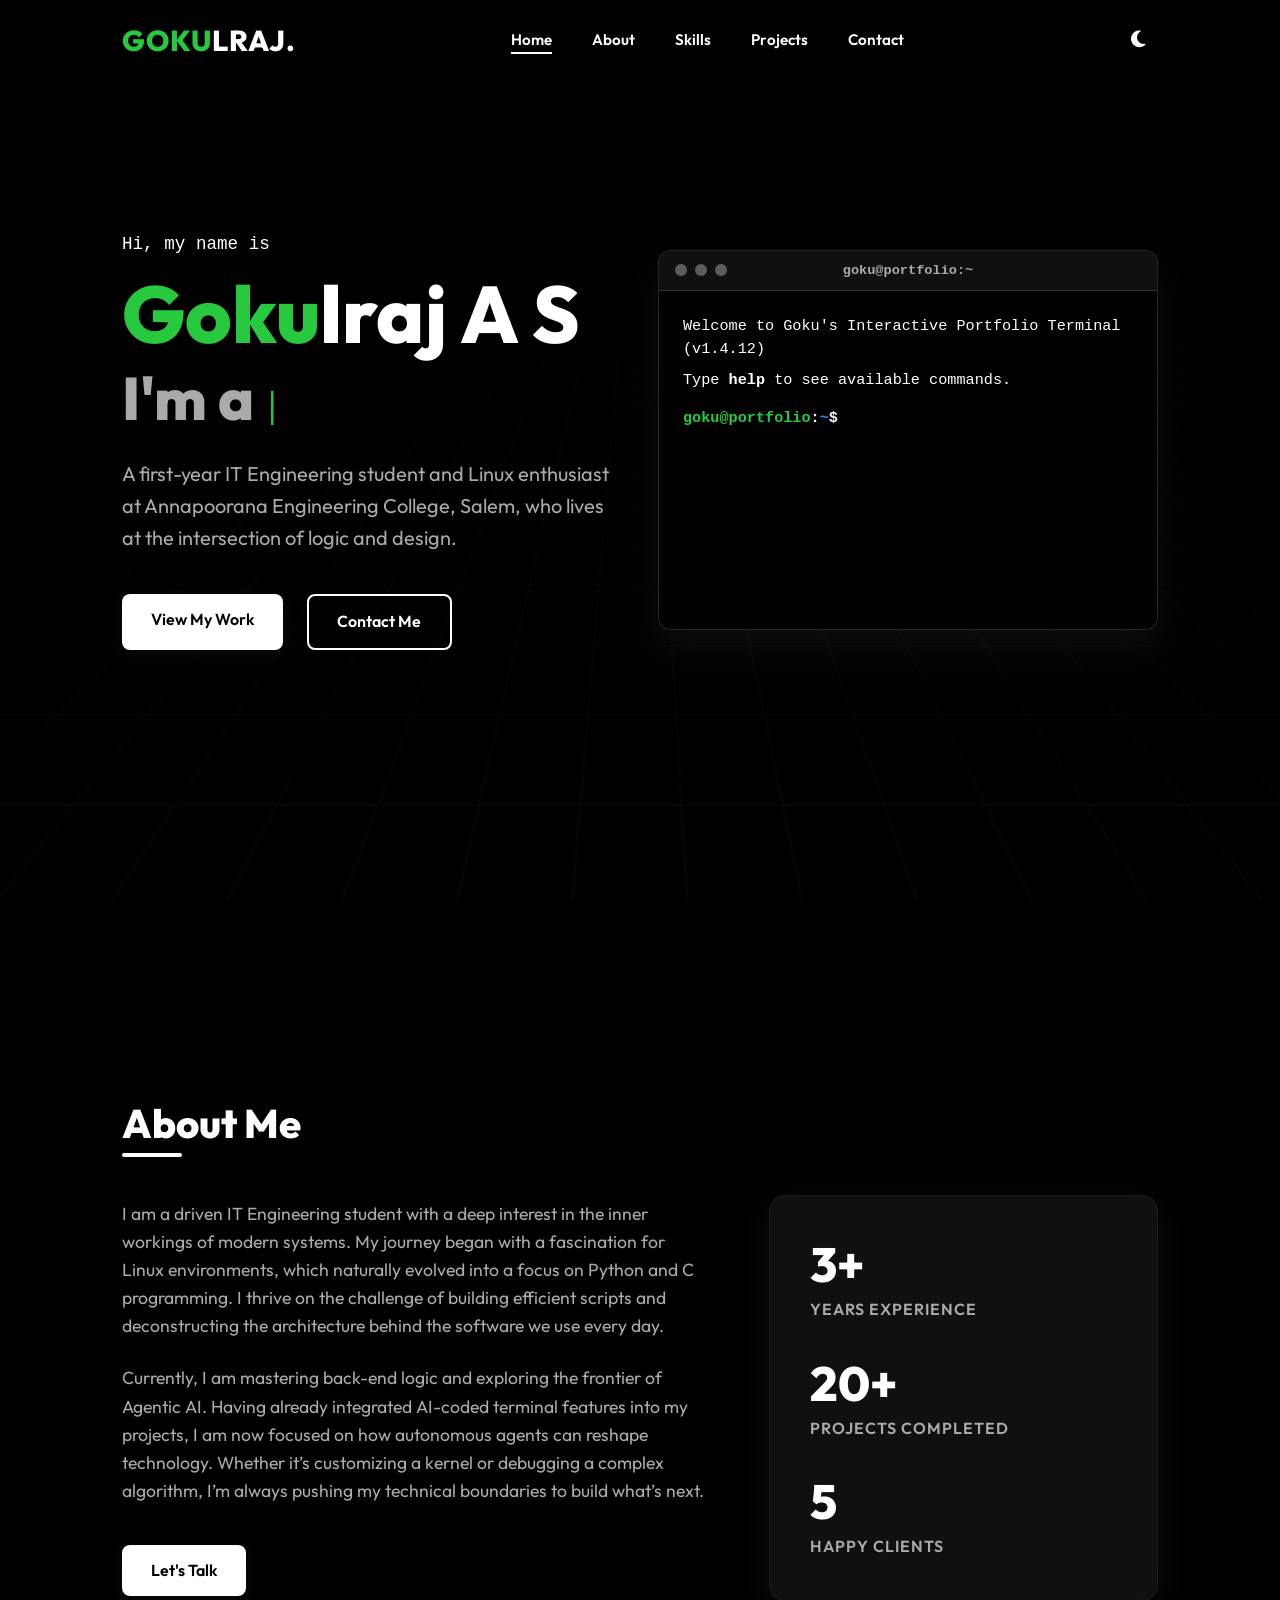
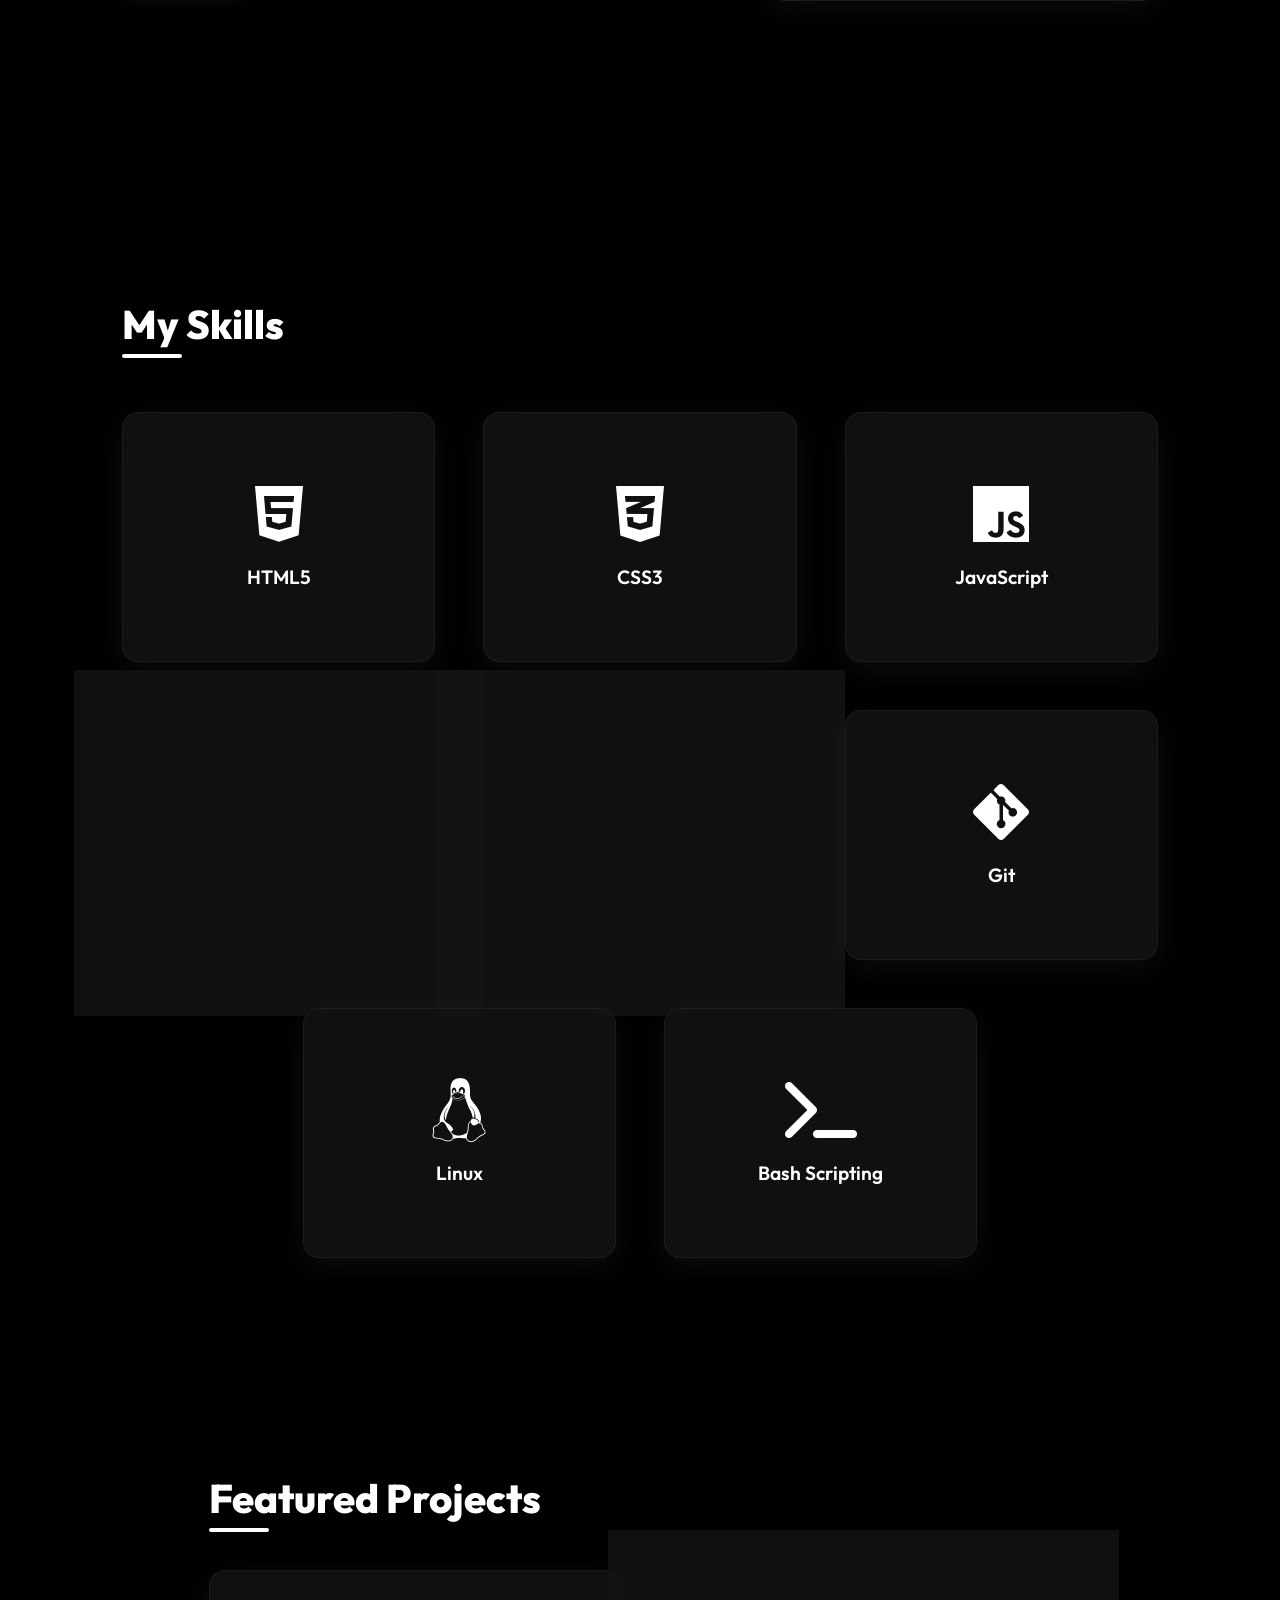
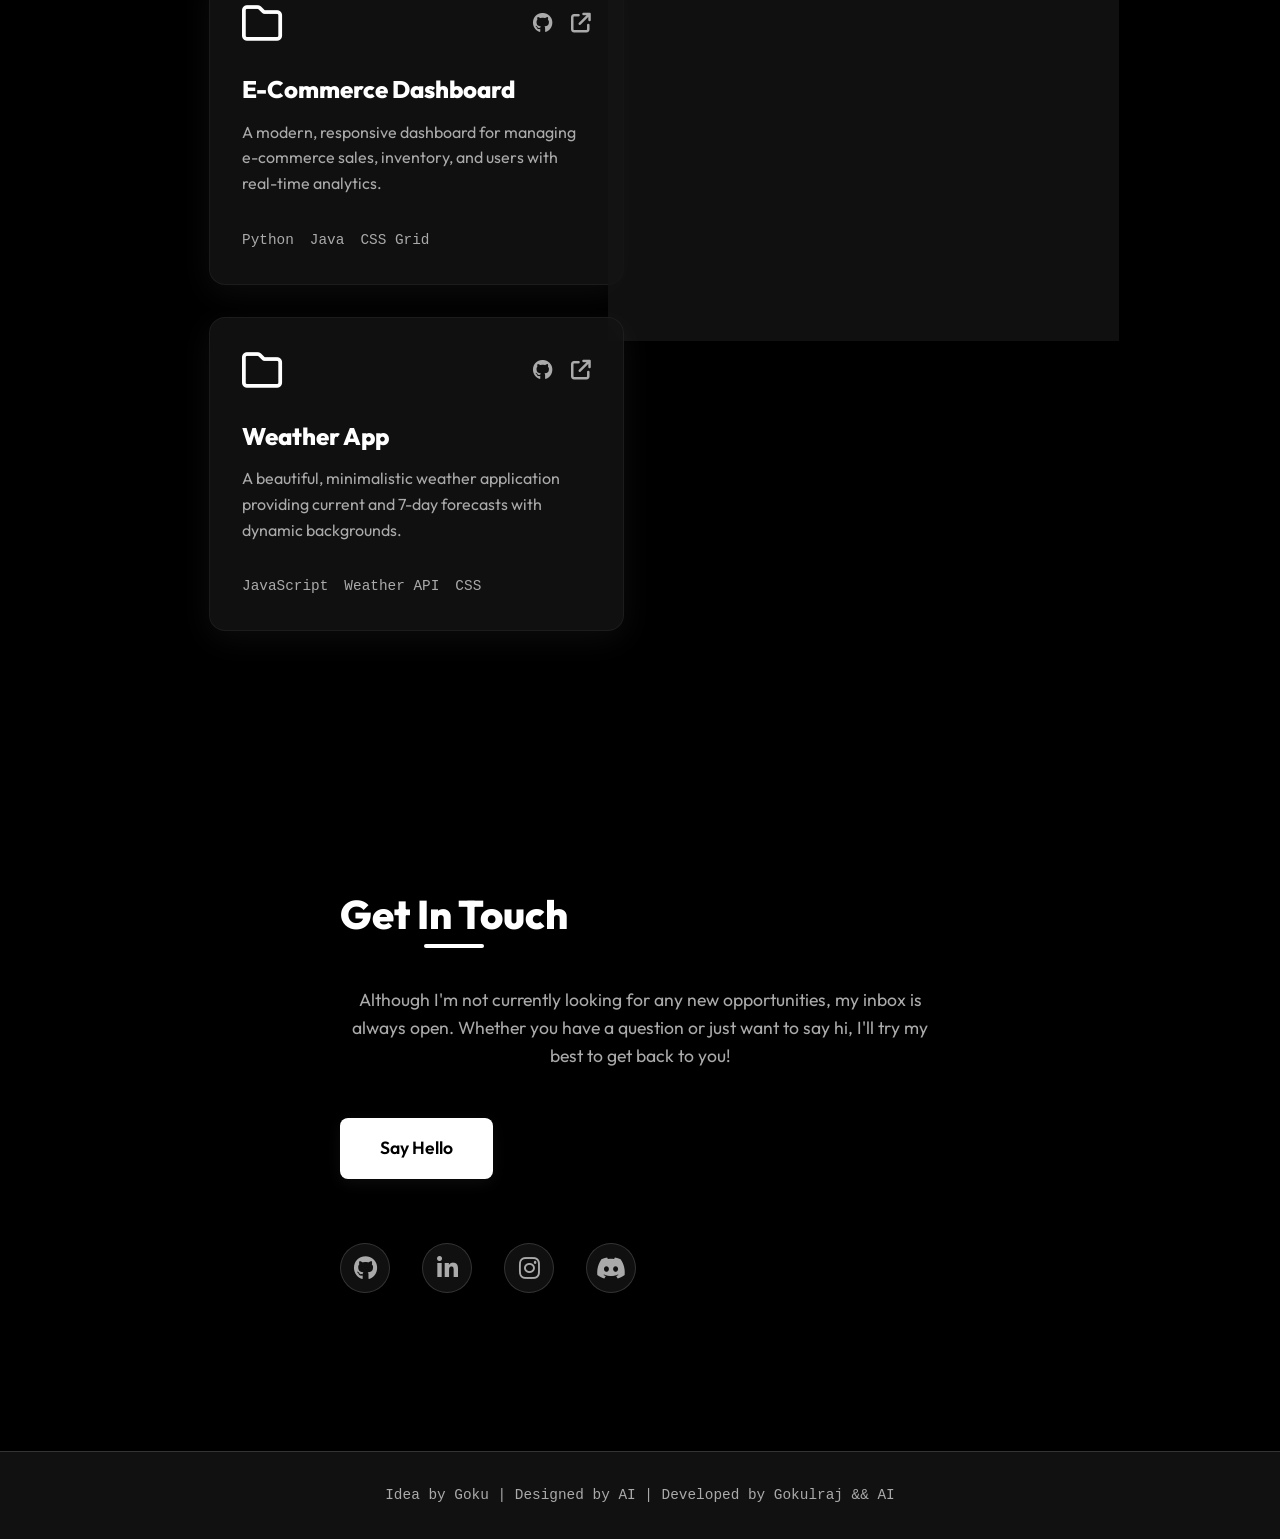
<file: index.html>
<!DOCTYPE html>
<html lang="en" data-theme="dark">

<head>
    <!-- version 1.2.0 -->
    <meta charset="UTF-8">
    <meta name="viewport" content="width=device-width, initial-scale=1.0">
    <title>Goku | Software Developer</title>

    <!-- Google Fonts -->
    <link rel="preconnect" href="https://fonts.googleapis.com">
    <link rel="preconnect" href="https://fonts.gstatic.com" crossorigin>
    <link href="https://fonts.googleapis.com/css2?family=Outfit:wght@300;400;600;800&display=swap" rel="stylesheet">
    <link rel="shortcut icon" href="./asserts/favIcon-Picsart-AiImageEnhancer.png" type="image/x-icon">

    <!-- Font Awesome for Icons -->
    <link rel="stylesheet" href="https://cdnjs.cloudflare.com/ajax/libs/font-awesome/6.4.0/css/all.min.css">

    <!-- Custom Style -->
    <link rel="stylesheet" href="styl.css">
</head>

<body>

    <!-- Navigation -->
    <nav class="navbar" id="navbar">
        <div class="nav-content">
            <a href="#" class="logo"><span style="color: #27c93f;">Goku</span>lraj<span>.</span></a>

            <ul class="nav-links">
                <li><a href="#hero" class="nav-link active">Home</a></li>
                <li><a href="#about" class="nav-link">About</a></li>
                <li><a href="#skills" class="nav-link">Skills</a></li>
                <li><a href="#projects" class="nav-link">Projects</a></li>
                <li><a href="#contact" class="nav-link">Contact</a></li>
            </ul>

            <div class="nav-actions">
                <button id="theme-toggle" aria-label="Toggle Dark/Light Mode">
                    <i class="fa-solid fa-moon"></i>
                </button>
                <div class="hamburger" id="hamburger">
                    <span></span>
                    <span></span>
                    <span></span>
                </div>
            </div>
        </div>
    </nav>

    <!-- Hero Section -->
    <header id="hero" class="hero section">
        <div class="hero-bg-animated"></div>
        <div class="container hero-content">
            <div class="hero-text fade-in">
                <p class="greeting">Hi, my name is</p>
                <h1 class="name"><span style="color: #27c93f;">Goku</span>lraj A S</h1>
                <h2 class="role">I'm a <span class="typewriter"></span><span class="cursor">|</span></h2>
                <p class="summary">A first-year IT Engineering student and Linux enthusiast at Annapoorana Engineering
                    College, Salem, who lives at the intersection of logic and design.</p>
                <div class="hero-cta">
                    <a href="#projects" class="btn btn-primary">View My Work</a>
                    <a href="#contact" class="btn btn-outline">Contact Me</a>
                    <button id="mobile-terminal-btn" class="btn btn-primary terminal-trigger">Open Terminal</button>
                </div>
            </div>
            <div class="hero-image fade-in-delay">
                <div class="terminal-wrapper">
                    <div class="terminal">
                        <div class="terminal-header">
                            <div class="terminal-buttons">
                                <span class="terminal-dot close"></span>
                                <span class="terminal-dot minimize"></span>
                                <span class="terminal-dot maximize"></span>
                            </div>
                            <div class="terminal-title">goku@portfolio:~</div>
                        </div>
                        <div class="terminal-body" id="terminal-body">
                            <div class="terminal-output" id="terminal-output">
                                <p>Welcome to Goku's Interactive Portfolio Terminal (v1.4.12)</p>
                                <p>Type <span class="highlight">help</span> to see available commands.</p>
                            </div>
                            <div class="terminal-input-line">
                                <span class="prompt" id="terminal-prompt"><span
                                        class="term-user">goku@portfolio</span>:<span class="term-path">~</span>$</span>
                                <input type="text" id="terminal-input" autocomplete="off" spellcheck="false" autofocus>
                            </div>
                        </div>
                    </div>
                </div>
            </div>
        </div>
    </header>

    <!-- About Section -->
    <section id="about" class="about section">
        <div class="container section-content">
            <h2 class="section-title reveal">About Me</h2>
            <div class="about-grid reveal">
                <div class="about-text">
                    <p>I am a driven IT Engineering student with a deep interest in the inner workings of modern
                        systems. My journey began with a fascination for Linux environments, which naturally evolved
                        into a focus on Python and C programming. I thrive on the challenge of building efficient
                        scripts and deconstructing the architecture behind the software we use every day.</p>
                    <p>Currently, I am mastering back-end logic and exploring the frontier of Agentic AI. Having already
                        integrated AI-coded terminal features into my projects, I am now focused on how autonomous
                        agents can reshape technology. Whether it’s customizing a kernel or debugging a complex
                        algorithm, I’m always pushing my technical boundaries to build what’s next.</p>
                    <a href="#contact" class="btn btn-primary" style="margin-top: 1rem;">Let's Talk</a>
                </div>
                <div class="about-stats glass-card">
                    <div class="stat">
                        <h3>3+</h3>
                        <p>Years Experience</p>
                    </div>
                    <div class="stat">
                        <h3>20+</h3>
                        <p>Projects Completed</p>
                    </div>
                    <div class="stat">
                        <h3>5</h3>
                        <p>Happy Clients</p>
                    </div>
                </div>
            </div>
        </div>
    </section>

    <!-- Skills Section -->
    <section id="skills" class="skills section">
        <div class="container section-content">
            <h2 class="section-title reveal">My Skills</h2>
            <div class="skills-grid reveal">
                <div class="skill-card">
                    <div class="skill-card-inner">
                        <div class="skill-card-front glass-card">
                            <i class="fa-brands fa-html5"></i>
                            <span>HTML5</span>
                        </div>
                        <div class="skill-card-back glass-card">
                            <p>Semantic structuring, accessibility best practices, and SEO-friendly markup.</p>
                        </div>
                    </div>
                </div>
                <div class="skill-card">
                    <div class="skill-card-inner">
                        <div class="skill-card-front glass-card">
                            <i class="fa-brands fa-css3-alt"></i>
                            <span>CSS3</span>
                        </div>
                        <div class="skill-card-back glass-card">
                            <p>Advanced layouts using Flexbox/Grid, and dynamic styling with robust variables.</p>
                        </div>
                    </div>
                </div>
                <div class="skill-card">
                    <div class="skill-card-inner">
                        <div class="skill-card-front glass-card">
                            <i class="fa-brands fa-js"></i>
                            <span>JavaScript</span>
                        </div>
                        <div class="skill-card-back glass-card">
                            <p>ES6+ features, asynchronous programming, and DOM manipulation.</p>
                        </div>
                    </div>
                </div>
                <div class="skill-card">
                    <div class="skill-card-inner">
                        <div class="skill-card-front glass-card">
                            <i class="fa-brands fa-python"></i>
                            <span>Python</span>
                        </div>
                        <div class="skill-card-back glass-card">
                            <p>Data analysis, backend development, scripting, and automation.</p>
                        </div>
                    </div>
                </div>
                <div class="skill-card">
                    <div class="skill-card-inner">
                        <div class="skill-card-front glass-card">
                            <i class="fa-brands fa-java"></i>
                            <span>Java</span>
                        </div>
                        <div class="skill-card-back glass-card">
                            <p>Object-oriented programming, robust backend systems, and enterprise applications.</p>
                        </div>
                    </div>
                </div>
                <div class="skill-card">
                    <div class="skill-card-inner">
                        <div class="skill-card-front glass-card">
                            <i class="fa-brands fa-git-alt"></i>
                            <span>Git</span>
                        </div>
                        <div class="skill-card-back glass-card">
                            <p>Version control, branching strategies, and collaborative development flow.</p>
                        </div>
                    </div>
                </div>
                <div class="skill-card">
                    <div class="skill-card-inner">
                        <div class="skill-card-front glass-card">
                            <i class="fa-brands fa-linux"></i>
                            <span>Linux</span>
                        </div>
                        <div class="skill-card-back glass-card">
                            <p>Deep system administration, kernel customization, and OS architecture.</p>
                        </div>
                    </div>
                </div>
                <div class="skill-card">
                    <div class="skill-card-inner">
                        <div class="skill-card-front glass-card">
                            <i class="fa-solid fa-terminal"></i>
                            <span>Bash Scripting</span>
                        </div>
                        <div class="skill-card-back glass-card">
                            <p>Automation, process manipulation, and efficient command-line logic execution.</p>
                        </div>
                    </div>
                </div>
            </div>
        </div>
    </section>

    <!-- Projects Section -->
    <section id="projects" class="projects section">
        <div class="container section-content">
            <h2 class="section-title reveal">Featured Projects</h2>
            <div class="projects-grid reveal">
                <!-- Project 1 -->
                <div class="project-card glass-card">
                    <div class="project-img placeholder-img img-1"></div>
                    <div class="project-info">
                        <div class="project-header">
                            <i class="fa-regular fa-folder project-icon"></i>
                            <div class="project-links">
                                <a href="#" aria-label="GitHub Link"><i class="fa-brands fa-github"></i></a>
                                <a href="#" aria-label="External Link"><i
                                        class="fa-solid fa-arrow-up-right-from-square"></i></a>
                            </div>
                        </div>
                        <h3 class="project-title">E-Commerce Dashboard</h3>
                        <p class="project-desc">A modern, responsive dashboard for managing e-commerce sales, inventory,
                            and users with real-time analytics.</p>
                        <ul class="project-tech">
                            <li>Python</li>
                            <li>Java</li>
                            <li>CSS Grid</li>
                        </ul>
                    </div>
                </div>
                <!-- Project 2 -->
                <div class="project-card glass-card">
                    <div class="project-img placeholder-img img-2"></div>
                    <div class="project-info">
                        <div class="project-header">
                            <i class="fa-regular fa-folder project-icon"></i>
                            <div class="project-links">
                                <a href="#" aria-label="GitHub Link"><i class="fa-brands fa-github"></i></a>
                                <a href="#" aria-label="External Link"><i
                                        class="fa-solid fa-arrow-up-right-from-square"></i></a>
                            </div>
                        </div>
                        <h3 class="project-title">AI Content Generator</h3>
                        <p class="project-desc">A web application leveraging OpenAI's API to generate marketing copy and
                            blog posts instantaneously.</p>
                        <ul class="project-tech">
                            <li>Next.js</li>
                            <li>Tailwind</li>
                            <li>OpenAI API</li>
                        </ul>
                    </div>
                </div>
                <!-- Project 3 -->
                <div class="project-card glass-card">
                    <div class="project-img placeholder-img img-3"></div>
                    <div class="project-info">
                        <div class="project-header">
                            <i class="fa-regular fa-folder project-icon"></i>
                            <div class="project-links">
                                <a href="#" aria-label="GitHub Link"><i class="fa-brands fa-github"></i></a>
                                <a href="#" aria-label="External Link"><i
                                        class="fa-solid fa-arrow-up-right-from-square"></i></a>
                            </div>
                        </div>
                        <h3 class="project-title">Weather App</h3>
                        <p class="project-desc">A beautiful, minimalistic weather application providing current and
                            7-day forecasts with dynamic backgrounds.</p>
                        <ul class="project-tech">
                            <li>JavaScript</li>
                            <li>Weather API</li>
                            <li>CSS</li>
                        </ul>
                    </div>
                </div>
            </div>
        </div>
    </section>

    <!-- Contact Section -->
    <section id="contact" class="contact section">
        <div class="container section-content reveal">
            <h2 class="section-title text-center">Get In Touch</h2>
            <p class="contact-subtitle">Although I'm not currently looking for any new opportunities, my inbox is always
                open. Whether you have a question or just want to say hi, I'll try my best to get back to you!</p>
            <a href="mailto:gokugoku0156@gmail.com" class="btn btn-primary btn-large">Say Hello</a>

            <div class="social-links">
                <a href="https://github.com/Goku-devil" aria-label="GitHub"><i class="fa-brands fa-github"></i></a>
                <a href="https://www.linkedin.com/in/dev-goku/" aria-label="LinkedIn"><i
                        class="fa-brands fa-linkedin-in"></i></a>
                <a href="https://www.instagram.com/____g__o__k__u_____?igsh=NXU2bWE5ZjNkM2Jo" aria-label="instagram"><i
                        class="fa-brands fa-instagram"></i></a>
                <a href="https://discordapp.com/users/1436203586966257817" aria-label="discord"><i
                        class="fa-brands fa-discord"></i></a>
            </div>
        </div>
    </section>

    <!-- Footer -->
    <footer>
        <div class="container">
            <p>Idea by Goku | Designed by AI | Developed by Gokulraj && AI</p>
        </div>
    </footer>

    <!-- Scripts -->
    <script src="script.js"></script>
</body>

</html>
</file>
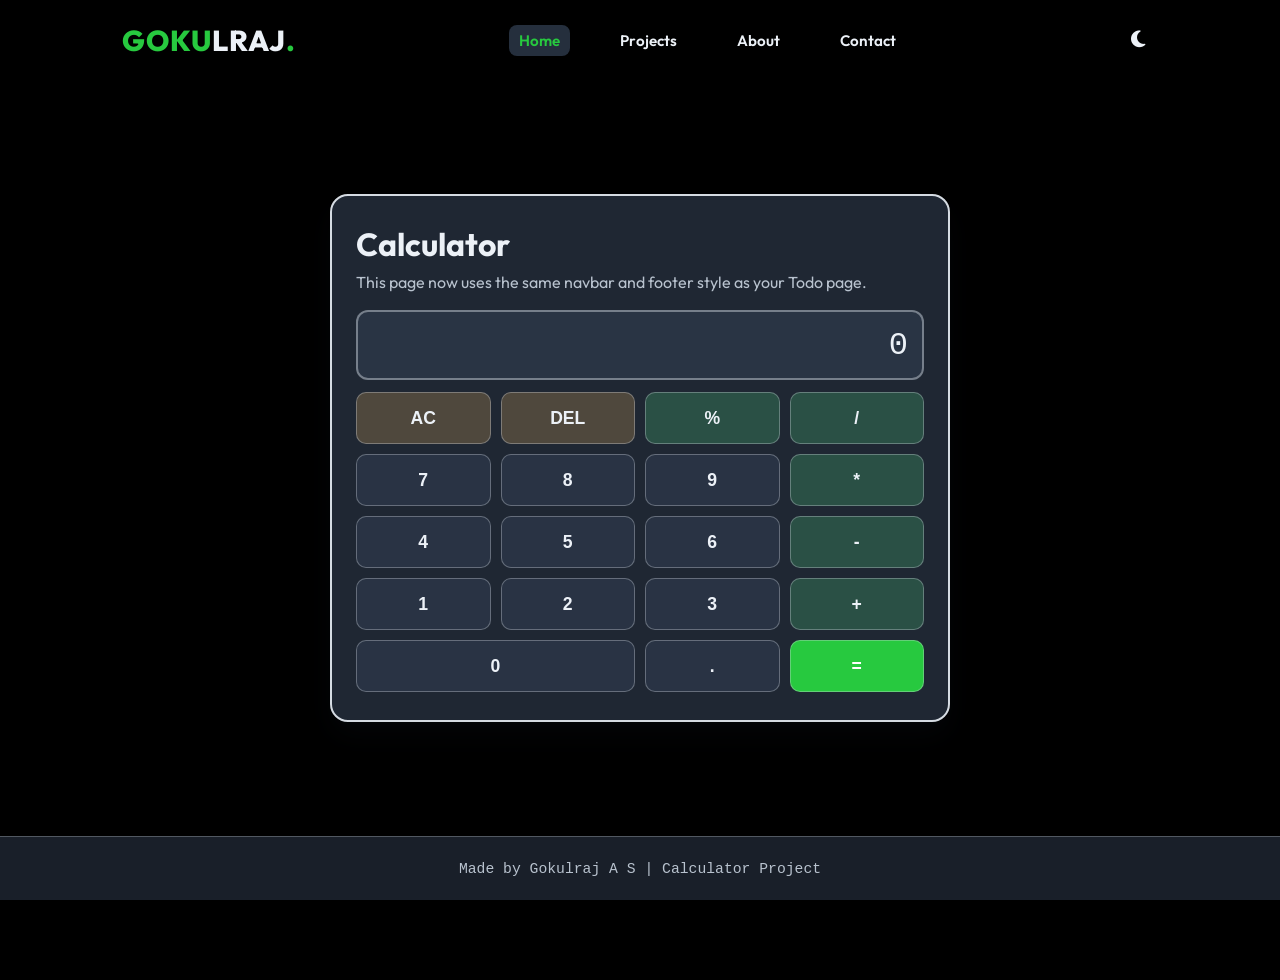
<file: Projects/calculator/index.html>
<!DOCTYPE html>
<html lang="en" data-theme="dark">
<head>
	<meta charset="UTF-8">
	<meta name="viewport" content="width=device-width, initial-scale=1.0">
	<title>Gokulraj A S | Calculator</title>
	<link rel="shortcut icon" href="../../asserts/favIcon-Picsart-AiImageEnhancer.png" type="image/x-icon">

	<link rel="preconnect" href="https://fonts.googleapis.com">
	<link rel="preconnect" href="https://fonts.gstatic.com" crossorigin>
	<link href="https://fonts.googleapis.com/css2?family=Outfit:wght@300;400;600;800&display=swap" rel="stylesheet">
	<link rel="stylesheet" href="https://cdnjs.cloudflare.com/ajax/libs/font-awesome/6.4.0/css/all.min.css">

	<link rel="stylesheet" href="style.css">
</head>
<body>

	<nav class="navbar" id="navbar">
		<div class="nav-content">
			<a href="https://goku-devil.github.io/portfolio/" class="logo"><span>Goku</span>lraj<span>.</span></a>

			<ul id="navMenu" class="nav-links">
				<li><a href="https://goku-devil.github.io/portfolio/" class="nav-link active">Home</a></li>
				<li><a href="https://goku-devil.github.io/portfolio/#projects" class="nav-link">Projects</a></li>
				<li><a href="https://goku-devil.github.io/portfolio/#about" class="nav-link">About</a></li>
				<li><a href="https://goku-devil.github.io/portfolio/#contact" class="nav-link">Contact</a></li>
			</ul>

			<div class="nav-actions">
				<button id="theme-toggle" type="button" aria-label="Toggle dark mode">
					<i class="fa-solid fa-moon"></i>
				</button>

				<button id="hamburger" class="hamburger" type="button" aria-label="Open navigation menu" aria-controls="navMenu" aria-expanded="false">
					<span></span>
					<span></span>
					<span></span>
				</button>
			</div>
		</div>
	</nav>

	<main class="app-wrapper" id="home">
		<section class="app-card" id="calculator">
			<h2>Calculator</h2>
			<p>This page now uses the same navbar and footer style as your Todo page.</p>

			<div class="calculator-app" aria-label="Calculator app">
				<input id="calcDisplay" class="calc-display" type="text" value="0" readonly aria-label="Calculator display">

				<div class="calc-grid">
					<button type="button" class="calc-btn action" data-action="clear">AC</button>
					<button type="button" class="calc-btn action" data-action="delete">DEL</button>
					<button type="button" class="calc-btn operator" data-value="%">%</button>
					<button type="button" class="calc-btn operator" data-value="/">/</button>

					<button type="button" class="calc-btn" data-value="7">7</button>
					<button type="button" class="calc-btn" data-value="8">8</button>
					<button type="button" class="calc-btn" data-value="9">9</button>
					<button type="button" class="calc-btn operator" data-value="*">*</button>

					<button type="button" class="calc-btn" data-value="4">4</button>
					<button type="button" class="calc-btn" data-value="5">5</button>
					<button type="button" class="calc-btn" data-value="6">6</button>
					<button type="button" class="calc-btn operator" data-value="-">-</button>

					<button type="button" class="calc-btn" data-value="1">1</button>
					<button type="button" class="calc-btn" data-value="2">2</button>
					<button type="button" class="calc-btn" data-value="3">3</button>
					<button type="button" class="calc-btn operator" data-value="+">+</button>

					<button type="button" class="calc-btn zero" data-value="0">0</button>
					<button type="button" class="calc-btn" data-value=".">.</button>
					<button type="button" class="calc-btn equals" data-action="equals">=</button>
				</div>
			</div>
		</section>
	</main>

	<footer class="site-footer" aria-label="Footer">
		<p>Made by Gokulraj A S | Calculator Project</p>
	</footer>

	<script src="script.js"></script>
</body>
</html>
</file>
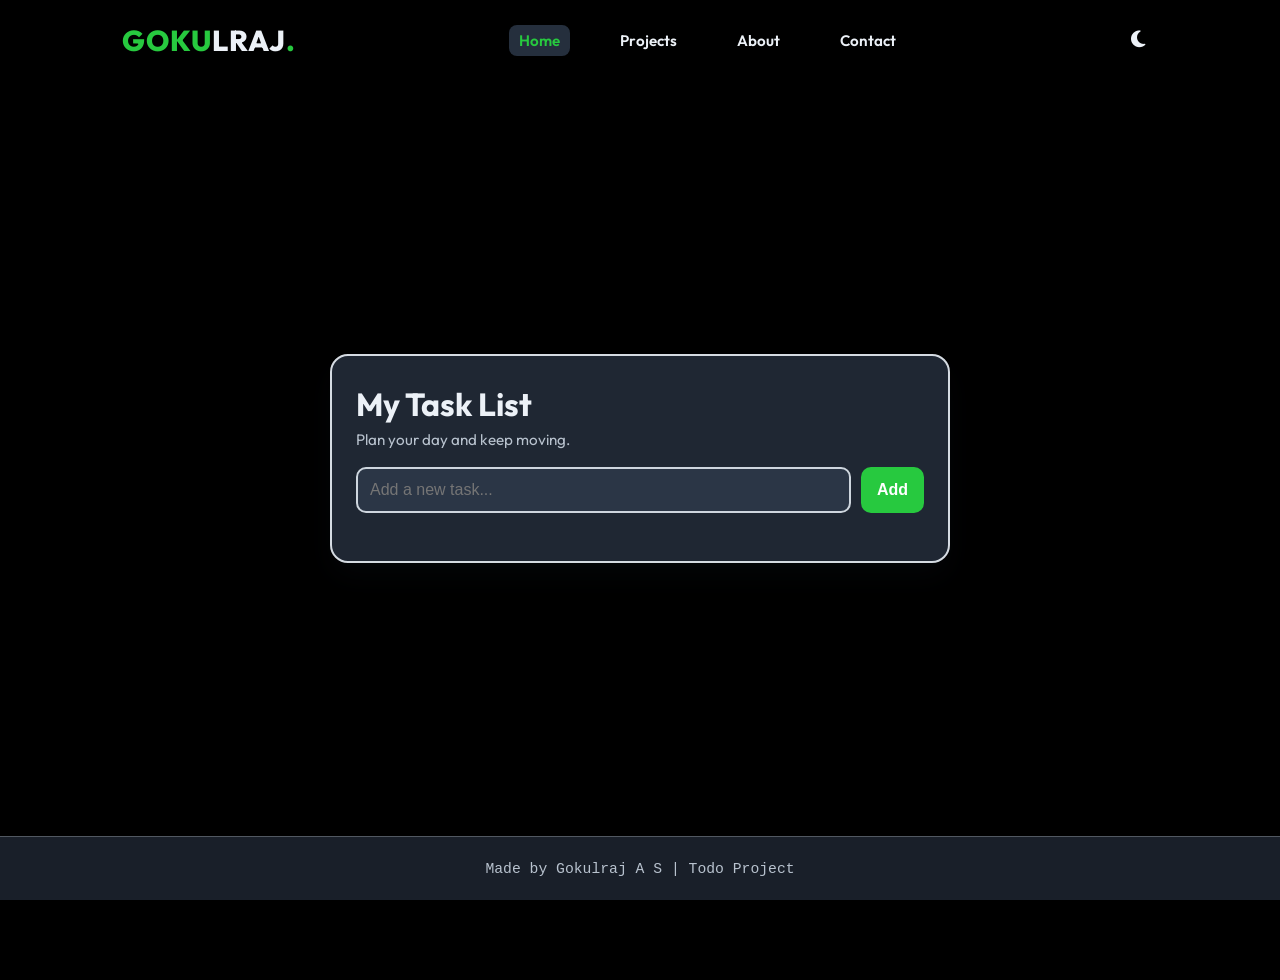
<file: Projects/todo/index.html>
<!DOCTYPE html>
<html lang="en" data-theme="dark">
<head>
    <meta charset="UTF-8">
    <meta name="viewport" content="width=device-width, initial-scale=1.0">
    <title>Gokulraj A S | Todo</title>
    <link rel="shortcut icon" href="../../asserts/favIcon-Picsart-AiImageEnhancer.png" type="image/x-icon">

    <link rel="preconnect" href="https://fonts.googleapis.com">
    <link rel="preconnect" href="https://fonts.gstatic.com" crossorigin>
    <link href="https://fonts.googleapis.com/css2?family=Outfit:wght@300;400;600;800&display=swap" rel="stylesheet">
    <link rel="stylesheet" href="https://cdnjs.cloudflare.com/ajax/libs/font-awesome/6.4.0/css/all.min.css">

    <link rel="stylesheet" href="style.css">
</head>
<body>

    <!-- Navigation bar -->
    <nav class="navbar" id="navbar">
        <div class="nav-content">
            <a href="https://goku-devil.github.io/portfolio/" class="logo"><span>Goku</span>lraj<span>.</span></a>

            <ul id="navMenu" class="nav-links">
                <li><a href="https://goku-devil.github.io/portfolio/" class="nav-link active">Home</a></li>
                <li><a href="https://goku-devil.github.io/portfolio/#projects" class="nav-link">Projects</a></li>
                <li><a href="https://goku-devil.github.io/portfolio/#about" class="nav-link">About</a></li>
                <li><a href="https://goku-devil.github.io/portfolio/#contact" class="nav-link">Contact</a></li>
            </ul>

            <div class="nav-actions">
                <button id="theme-toggle" type="button" aria-label="Toggle dark mode">
                    <i class="fa-solid fa-moon"></i>
                </button>

                <button id="hamburger" class="hamburger" type="button" aria-label="Open navigation menu" aria-controls="navMenu" aria-expanded="false">
                    <span></span>
                    <span></span>
                    <span></span>
                </button>
            </div>
        </div>
    </nav>

    <!-- todo app -->
    <main class="todo-wrapper" id="home">
        <section class="todo-card" id="todo">
            <h2>My Task List</h2>
            <p class="subtitle">Plan your day and keep moving.</p>

            <div class="input-row">
                <input id="taskInput" type="text" placeholder="Add a new task..." aria-label="Task input">
                <button id="addTaskBtn" onclick="addTask()">Add</button>
            </div>

            <ul id="taskList" aria-label="Todo items"></ul>
        </section>
    </main>

    <footer class="site-footer" aria-label="Footer">
        <p>Made by Gokulraj A S | Todo Project</p>
    </footer>

    <script src="script.js"></script>
    
</body>
</html>
</file>
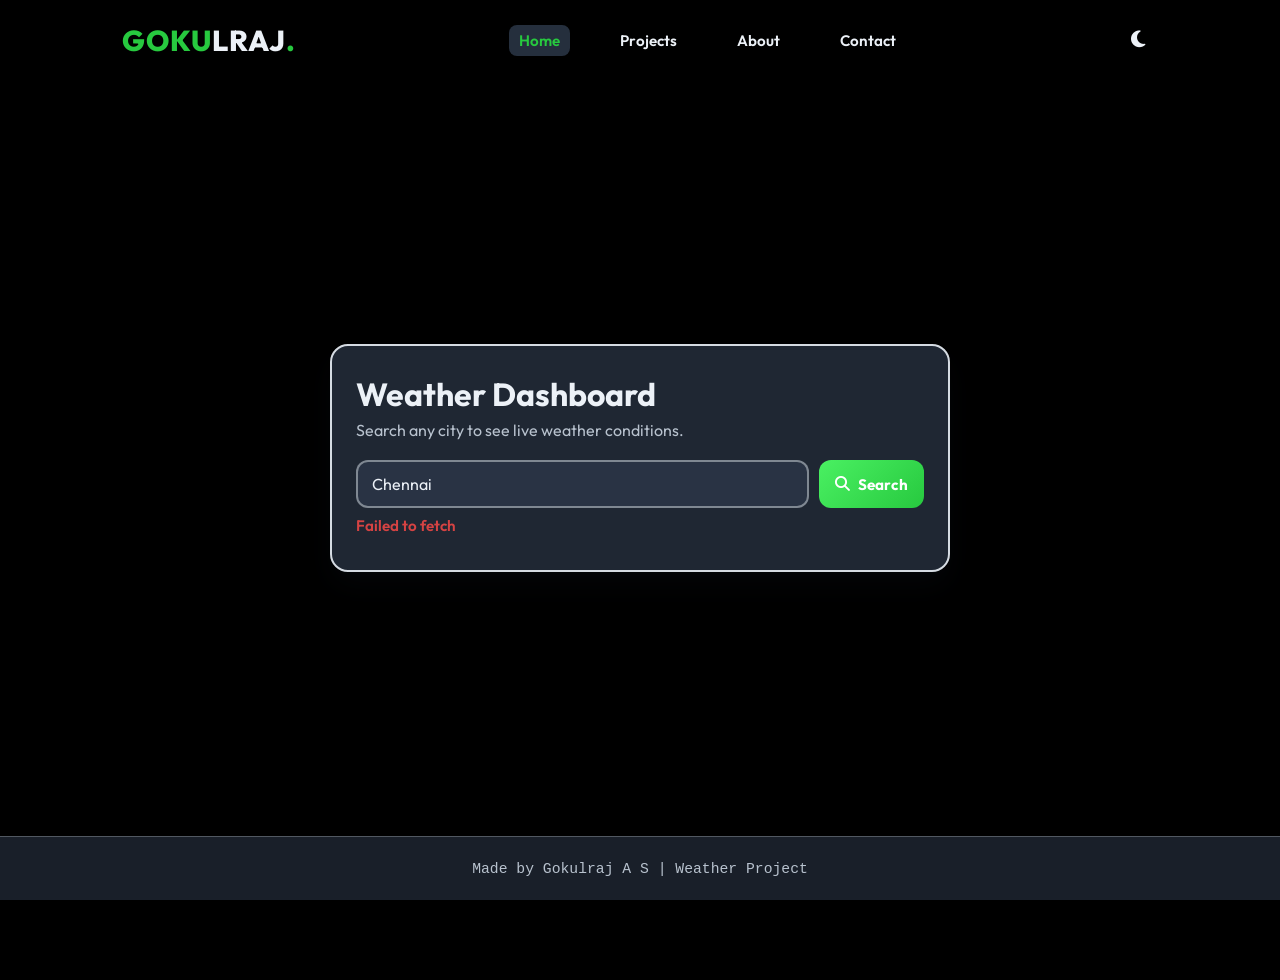
<file: Projects/weather/index.html>
<!DOCTYPE html>
<html lang="en" data-theme="dark">
<head>
	<meta charset="UTF-8">
	<meta name="viewport" content="width=device-width, initial-scale=1.0">
	<title>Gokulraj A S | Weather</title>
	<link rel="shortcut icon" href="../../asserts/favIcon-Picsart-AiImageEnhancer.png" type="image/x-icon">

	<link rel="preconnect" href="https://fonts.googleapis.com">
	<link rel="preconnect" href="https://fonts.gstatic.com" crossorigin>
	<link href="https://fonts.googleapis.com/css2?family=Outfit:wght@300;400;600;800&display=swap" rel="stylesheet">
	<link rel="stylesheet" href="https://cdnjs.cloudflare.com/ajax/libs/font-awesome/6.4.0/css/all.min.css">

	<link rel="stylesheet" href="style.css">
</head>
<body>

	<nav class="navbar" id="navbar">
		<div class="nav-content">
			<a href="https://goku-devil.github.io/portfolio/" class="logo"><span>Goku</span>lraj<span>.</span></a>

			<ul id="navMenu" class="nav-links">
				<li><a href="https://goku-devil.github.io/portfolio/" class="nav-link active">Home</a></li>
				<li><a href="https://goku-devil.github.io/portfolio/#projects" class="nav-link">Projects</a></li>
				<li><a href="https://goku-devil.github.io/portfolio/#about" class="nav-link">About</a></li>
				<li><a href="https://goku-devil.github.io/portfolio/#contact" class="nav-link">Contact</a></li>
			</ul>

			<div class="nav-actions">
				<button id="theme-toggle" type="button" aria-label="Toggle dark mode">
					<i class="fa-solid fa-moon"></i>
				</button>

				<button id="hamburger" class="hamburger" type="button" aria-label="Open navigation menu" aria-controls="navMenu" aria-expanded="false">
					<span></span>
					<span></span>
					<span></span>
				</button>
			</div>
		</div>
	</nav>

	<main class="app-wrapper" id="home">
		<section class="app-card" id="weather">
			<header class="weather-header">
				<h2>Weather Dashboard</h2>
				<p>Search any city to see live weather conditions.</p>
			</header>

			<form id="weatherForm" class="weather-form" autocomplete="off">
				<label for="cityInput" class="sr-only">City name</label>
				<div class="input-row">
					<input id="cityInput" name="city" type="text" placeholder="Enter city name (e.g. Chennai)" required>
					<button type="submit" id="searchBtn">
						<i class="fa-solid fa-magnifying-glass"></i>
						<span>Search</span>
					</button>
				</div>
			</form>

			<p id="statusMessage" class="status-message" aria-live="polite"></p>

			<article id="weatherResult" class="weather-result" hidden>
				<div class="result-main">
					<div>
						<h3 id="cityName">--</h3>
						<p id="weatherDescription">--</p>
					</div>
					<div class="temp-wrap">
						<p id="temperature">--</p>
						<p id="feelsLike">Feels like --</p>
					</div>
				</div>

				<div class="weather-metrics">
					<div class="metric-card">
						<p>Humidity</p>
						<strong id="humidity">--</strong>
					</div>
					<div class="metric-card">
						<p>Wind</p>
						<strong id="windSpeed">--</strong>
					</div>
					<div class="metric-card">
						<p>Pressure</p>
						<strong id="pressure">--</strong>
					</div>
					<div class="metric-card">
						<p>Updated</p>
						<strong id="updatedAt">--</strong>
					</div>
				</div>
			</article>
		</section>
	</main>

	<footer class="site-footer" aria-label="Footer">
		<p>Made by Gokulraj A S | Weather Project</p>
	</footer>

	<script src="script.js"></script>
</body>
</html>
</file>
<file: styl.css>
/* =========================================
   CSS VARIABLES (DESIGN SYSTEM)
   ========================================= */
:root {
    /* Fonts */
    --font-main: 'Outfit', sans-serif;

    /* Base spacing */
    --max-width: 1100px;
    --nav-height: 80px;

    /* Transitions */
    --transition: all 0.3s cubic-bezier(0.4, 0, 0.2, 1);
}

/* Light Theme Variables */
:root[data-theme="light"] {
    --bg-color: #ffffff;
    --surface-color: rgba(245, 245, 245, 0.85);
    --surface-solid: #f5f5f5;
    --text-primary: #000000;
    --text-secondary: #555555;
    --border-color: rgba(0, 0, 0, 0.1);

    /* Accents - Minimalist Black */
    --accent-1: #000000;
    /* Black */
    --accent-2: #333333;
    /* Dark Gray */
    --primary-gradient: var(--accent-1);

    --shadow-color: rgba(0, 0, 0, 0.05);
    --glass-border: rgba(0, 0, 0, 0.1);
    --glass-highlight: rgba(255, 255, 255, 0.9);
}

/* Dark Theme Variables (Default) */
:root[data-theme="dark"] {
    --bg-color: #000000;
    /* Pure Black */
    --surface-color: rgba(20, 20, 20, 0.8);
    --surface-solid: #111111;
    --text-primary: #ffffff;
    --text-secondary: #aaaaaa;
    --border-color: rgba(255, 255, 255, 0.15);

    /* Accents - Minimalist White */
    --accent-1: #ffffff;
    /* White against black */
    --accent-2: #cccccc;
    /* Light gray */
    --primary-gradient: var(--accent-1);

    --shadow-color: rgba(255, 255, 255, 0.05);
    --glass-border: rgba(255, 255, 255, 0.05);
    --glass-highlight: rgba(255, 255, 255, 0.05);
}

/* =========================================
   GLOBAL STYLES & RESETS
   ========================================= */
* {
    margin: 0;
    padding: 0;
    box-sizing: border-box;
    scroll-behavior: smooth;
}

::selection {
    background: #58cc69;
    color: #ffffff;
}

::-moz-selection {
    background: #58cc69;
    color: #ffffff;
}

body {
    font-family: var(--font-main);
    background-color: var(--bg-color);
    color: var(--text-primary);
    line-height: 1.6;
    overflow-x: hidden;
    transition: background-color 0.4s ease, color 0.4s ease;
    user-select: none;
    /* Disable text selection globally */
    -webkit-user-select: none;
}

#about,
#about * {
    user-select: text;
    /* Re-enable selection for the about section */
    -webkit-user-select: text;
}

h1,
h2,
h3,
h4,
h5,
h6 {
    color: var(--text-primary);
    font-weight: 800;
    line-height: 1.2;
}

p {
    color: var(--text-secondary);
    font-size: 1.1rem;
    margin-bottom: 1rem;
}

a {
    text-decoration: none;
    color: var(--accent-1);
    transition: var(--transition);
}

ul {
    list-style: none;
}

img {
    max-width: 100%;
    height: auto;
    display: block;
}

.container {
    max-width: var(--max-width);
    margin: 0 auto;
    padding: 0 2rem;
}

.section {
    padding: 100px 0;
    min-height: 100vh;
    display: flex;
    flex-direction: column;
    justify-content: center;
}

/* =========================================
   UTILITIES
   ========================================= */
.text-center {
    text-align: center;
}

.btn {
    display: inline-block;
    padding: 0.8rem 1.8rem;
    border-radius: 8px;
    font-weight: 600;
    font-size: 1rem;
    cursor: pointer;
    transition: var(--transition);
    text-align: center;
    border: none;
    outline: none;
}

.btn-primary {
    background: var(--primary-gradient);
    color: var(--bg-color) !important;
    box-shadow: 0 4px 15px var(--shadow-color);
}

.btn-primary:hover {
    transform: translateY(-2px);
    box-shadow: 0 8px 25px var(--shadow-color);
    opacity: 0.9;
}

.btn-outline {
    background: transparent;
    border: 2px solid var(--accent-1);
    color: var(--accent-1) !important;
}

.btn-outline:hover {
    background: var(--accent-1);
    color: var(--bg-color) !important;
    transform: translateY(-2px);
}

.btn-large {
    padding: 1rem 2.5rem;
    font-size: 1.1rem;
}

.glass-card {
    background: var(--surface-color);
    backdrop-filter: blur(12px);
    -webkit-backdrop-filter: blur(12px);
    border: 1px solid var(--glass-border);
    border-top: 1px solid var(--glass-highlight);
    border-left: 1px solid var(--glass-highlight);
    border-radius: 16px;
    box-shadow: 0 8px 32px var(--shadow-color);
}

/* =========================================
   TYPOGRAPHY
   ========================================= */
.section-title {
    font-size: 2.5rem;
    margin-bottom: 3rem;
    position: relative;
    display: inline-block;
}

.section-title::after {
    content: '';
    position: absolute;
    bottom: -10px;
    left: 0;
    width: 60px;
    height: 4px;
    background: var(--primary-gradient);
    border-radius: 2px;
}

/* =========================================
   NAVIGATION
   ========================================= */
.navbar {
    position: fixed;
    top: 0;
    left: 0;
    width: 100%;
    height: var(--nav-height);
    background: transparent;
    transition: var(--transition);
    z-index: 1000;
}

.navbar.scrolled {
    background: var(--surface-color);
    backdrop-filter: blur(16px);
    -webkit-backdrop-filter: blur(16px);
    border-bottom: 1px solid var(--border-color);
    box-shadow: 0 4px 30px var(--shadow-color);
}

.nav-content {
    max-width: var(--max-width);
    margin: 0 auto;
    padding: 0 2rem;
    height: 100%;
    display: flex;
    justify-content: space-between;
    align-items: center;
}

.logo {
    font-size: 1.8rem;
    font-weight: 800;
    color: var(--text-primary);
    text-transform: uppercase;
    letter-spacing: 1px;
}

.logo span {
    color: var(--accent-1);
}

.nav-links {
    display: flex;
    gap: 2.5rem;
}

.nav-link {
    color: var(--text-primary);
    font-weight: 600;
    font-size: 0.95rem;
    position: relative;
}

.nav-link::before {
    content: '';
    position: absolute;
    bottom: -5px;
    left: 0;
    width: 0%;
    height: 2px;
    background: var(--primary-gradient);
    transition: width 0.3s ease;
}

.nav-link:hover::before,
.nav-link.active::before {
    width: 100%;
}

.nav-link:hover {
    color: var(--accent-1);
}

.nav-actions {
    display: flex;
    align-items: center;
    gap: 1.5rem;
}

#theme-toggle {
    background: none;
    border: none;
    color: var(--text-primary);
    font-size: 1.2rem;
    cursor: pointer;
    transition: var(--transition);
    display: flex;
    align-items: center;
    justify-content: center;
    width: 40px;
    height: 40px;
    border-radius: 50%;
}

#theme-toggle:hover {
    background: var(--surface-color);
    color: var(--accent-1);
    transform: rotate(15deg);
}

.hamburger {
    display: none;
    cursor: pointer;
    flex-direction: column;
    gap: 5px;
}

.hamburger span {
    width: 25px;
    height: 3px;
    background-color: var(--text-primary);
    border-radius: 3px;
    transition: var(--transition);
}

/* =========================================
   HERO SECTION
   ========================================= */
.hero {
    position: relative;
    padding-top: var(--nav-height);
    overflow: hidden;
}

.hero-bg-animated {
    position: absolute;
    bottom: -50%;
    left: -50%;
    width: 200%;
    height: 200%;
    z-index: 0;
    background-image:
        linear-gradient(var(--border-color) 1px, transparent 1px),
        linear-gradient(90deg, var(--border-color) 1px, transparent 1px);
    background-size: 50px 50px;
    transform: perspective(600px) rotateX(60deg) translateY(0);
    animation: gridScroll 10s linear infinite;
    pointer-events: none;
    opacity: 0.2;
}

.hero-bg-animated::after {
    content: '';
    position: absolute;
    top: 0;
    left: 0;
    width: 100%;
    height: 100%;
    background: linear-gradient(to bottom, var(--bg-color) 0%, transparent 100%);
    pointer-events: none;
}

@keyframes gridScroll {
    0% {
        transform: perspective(600px) rotateX(60deg) translateY(0);
    }

    100% {
        transform: perspective(600px) rotateX(60deg) translateY(50px);
    }
}

.hero-content {
    position: relative;
    z-index: 1;
    display: flex;
    align-items: center;
    justify-content: space-between;
    gap: 2rem;
}

.hero-text {
    flex: 1;
    min-width: 0;
    max-width: 600px;
}

.hero-image {
    flex-shrink: 0;
    width: 500px;
    max-width: 100%;
    display: flex;
    justify-content: center;
}

.greeting {
    color: var(--accent-1);
    font-family: monospace;
    font-size: 1.1rem;
    margin-bottom: 0.5rem;
}

.name {
    font-size: clamp(40px, 8vw, 80px);
    margin-bottom: 0px;
    color: var(--accent-1);
    display: inline-block;
}

.role {
    font-size: clamp(30px, 5vw, 60px);
    color: var(--text-secondary);
    margin-bottom: 1.5rem;
    white-space: nowrap;
}

.summary {
    font-size: 1.25rem;
    max-width: 540px;
    margin-bottom: 2.5rem;
}

.hero-cta {
    display: flex;
    gap: 1.5rem;
}

/* =========================================
   TERMINAL MODULE
   ========================================= */
.terminal-wrapper {
    position: relative;
    width: 500px;
    height: 380px;
    display: flex;
    align-items: center;
    justify-content: center;
    max-width: 100%;
}

.terminal {
    width: 100%;
    height: 100%;
    background-color: var(--bg-color);
    border: 1px solid var(--border-color);
    border-radius: 12px;
    box-shadow: 0 20px 40px var(--shadow-color);
    display: flex;
    flex-direction: column;
    overflow: hidden;
    font-family: 'Fira Code', 'Courier New', Courier, monospace;
    cursor: pointer;
}

.terminal-header {
    height: 40px;
    background-color: var(--surface-color);
    border-bottom: 1px solid var(--border-color);
    display: flex;
    align-items: center;
    padding: 0 1rem;
    position: relative;
}

.terminal-buttons {
    display: flex;
    gap: 8px;
    position: z-index;
    z-index: 2;
}

.terminal-dot {
    width: 12px;
    height: 12px;
    border-radius: 50%;
}

.terminal-dot.close {
    background-color: var(--text-secondary);
    opacity: 0.5;
}

.terminal-dot.minimize {
    background-color: var(--text-secondary);
    opacity: 0.5;
}

.terminal-dot.maximize {
    background-color: var(--text-secondary);
    opacity: 0.5;
}

.terminal-title {
    position: absolute;
    width: 100%;
    text-align: center;
    left: 0;
    font-size: 0.85rem;
    font-weight: 600;
    color: var(--text-secondary);
    pointer-events: none;
    z-index: 1;
}

.terminal-body {
    flex: 1;
    padding: 1.5rem;
    overflow-y: auto;
    display: flex;
    flex-direction: column;
    color: var(--text-primary);
    font-size: 0.95rem;
    line-height: 1.5;
}

.terminal-body::-webkit-scrollbar {
    width: 6px;
}

.terminal-body::-webkit-scrollbar-thumb {
    background-color: var(--border-color);
    border-radius: 3px;
}

.terminal-output p {
    margin: 0 0 0.5rem 0;
    color: var(--text-primary);
    font-size: 0.95rem;
}

.terminal-output .highlight {
    color: var(--accent-1);
    font-weight: bold;
}

.terminal-output .error {
    color: #ff5f56;
}

.terminal-input-line {
    display: flex;
    align-items: center;
    margin-top: 0.5rem;
}

.terminal-input-line .prompt {
    color: var(--text-primary);
    margin-right: 0.5rem;
    white-space: nowrap;
    font-weight: 600;
}

.term-user {
    color: #27c93f;
    /* Terminal Green */
}

.term-path,
.term-dir {
    color: #3b82f6;
    /* Terminal Blue */
}

.term-cmd {
    color: var(--text-primary);
    font-weight: normal;
}

#terminal-input {
    flex: 1;
    background: transparent;
    border: none;
    outline: none;
    color: var(--text-primary);
    font-family: inherit;
    font-size: inherit;
    padding: 0;
    caret-color: var(--accent-1);
}

/* =========================================
   ABOUT SECTION
   ========================================= */
.about-grid {
    display: grid;
    grid-template-columns: 3fr 2fr;
    gap: 4rem;
    align-items: center;
}

.about-text p {
    margin-bottom: 1.5rem;
}

.about-stats {
    padding: 2.5rem;
    display: flex;
    flex-direction: column;
    gap: 2rem;
}

.stat h3 {
    font-size: 3rem;
    color: var(--accent-1);
    margin-bottom: 0.2rem;
}

.stat p {
    font-size: 1rem;
    font-weight: 600;
    margin: 0;
    text-transform: uppercase;
    letter-spacing: 1px;
}

/* =========================================
   SKILLS SECTION
   ========================================= */
.skills-grid {
    display: flex;
    flex-wrap: wrap;
    justify-content: center;
    gap: 3rem;
    padding: 1rem 0;
}

.skill-card {
    flex: 0 1 calc(33.333% - 2rem);
    min-width: 220px;
    height: 250px;
    perspective: 1000px;
    cursor: default;
}

.skill-card-inner {
    position: relative;
    width: 100%;
    height: 100%;
    text-align: center;
    transition: transform 0.8s cubic-bezier(0.4, 0, 0.2, 1);
    transform-style: preserve-3d;
}

/* Direction-aware inner flips */
.skill-card.is-hovered.dir-top .skill-card-inner {
    transform: rotateX(-180deg);
}

.skill-card.is-hovered.dir-bottom .skill-card-inner {
    transform: rotateX(180deg);
}

.skill-card.is-hovered.dir-right .skill-card-inner {
    transform: rotateY(-180deg);
}

.skill-card.is-hovered.dir-left .skill-card-inner {
    transform: rotateY(180deg);
}

.skill-card-front,
.skill-card-back {
    position: absolute;
    width: 100%;
    height: 100%;
    backface-visibility: hidden;
    -webkit-backface-visibility: hidden;
    display: flex;
    flex-direction: column;
    justify-content: center;
    align-items: center;
    padding: 2rem;
    border-radius: 16px;
}

.skill-card-front i {
    font-size: 4rem;
    color: var(--accent-1);
    margin-bottom: 1rem;
    transition: transform 0.3s;
}

.skill-card-front span {
    font-weight: 600;
    font-size: 1.2rem;
}

.skill-card-back {
    transform: rotateY(180deg);
    /* Default fallback */
    border: 1px solid var(--accent-1);
    background: var(--surface-color);
}

/* Ensure the back face is oriented correctly relative to the flip axis */
.skill-card.dir-top .skill-card-back,
.skill-card.dir-bottom .skill-card-back {
    transform: rotateX(180deg);
}

.skill-card.dir-left .skill-card-back,
.skill-card.dir-right .skill-card-back {
    transform: rotateY(180deg);
}

.skill-card-back p {
    font-size: 1rem;
    color: var(--text-primary);
    margin: 0;
    line-height: 1.6;
}

.skill-card:hover .skill-card-front i {
    transform: scale(1.1);
}

/* =========================================
   PROJECTS SECTION
   ========================================= */
.projects-grid {
    display: grid;
    grid-template-columns: repeat(auto-fit, minmax(320px, 1fr));
    gap: 2rem;
}

.project-card {
    display: flex;
    flex-direction: row;
    overflow: hidden;
    transition: var(--transition);
    position: relative;
    padding: 2rem;
}

.project-card:hover {
    transform: translateY(-10px);
}

.project-card::before {
    content: '';
    position: absolute;
    top: 0;
    left: 0;
    width: 100%;
    height: 4px;
    background: var(--primary-gradient);
    opacity: 0;
    transition: var(--transition);
}

.project-card:hover::before {
    opacity: 1;
}

.project-header {
    display: flex;
    justify-content: space-between;
    align-items: center;
    margin-bottom: 2rem;
}

.project-icon {
    font-size: 2.5rem;
    color: var(--accent-1);
}

.project-links a {
    color: var(--text-secondary);
    font-size: 1.25rem;
    margin-left: 1rem;
}

.project-links a:hover {
    color: var(--accent-1);
}

.project-title {
    font-size: 1.5rem;
    margin-bottom: 1rem;
    transition: var(--transition);
}

.project-card:hover .project-title {
    color: var(--accent-1);
}

.project-desc {
    font-size: 1rem;
    margin-bottom: 2rem;
    flex-grow: 1;
}

.project-tech {
    display: flex;
    flex-wrap: wrap;
    gap: 1rem;
    font-family: monospace;
    font-size: 0.9rem;
    color: var(--text-secondary);
}

/* =========================================
   CONTACT SECTION
   ========================================= */
.contact {
    min-height: 80vh;
}

.contact .section-title::after {
    left: 50%;
    transform: translateX(-50%);
}

.contact-subtitle {
    text-align: center;
    max-width: 600px;
    margin: 0 auto 3rem auto;
}

.contact {
    align-items: center;
}

.social-links {
    margin-top: 4rem;
    display: flex;
    gap: 2rem;
}

.social-links a {
    color: var(--text-secondary);
    font-size: 1.5rem;
    width: 50px;
    height: 50px;
    display: flex;
    align-items: center;
    justify-content: center;
    border-radius: 50%;
    background: var(--surface-color);
    transition: var(--transition);
    border: 1px solid var(--border-color);
}

.social-links a:hover {
    color: var(--bg-color) !important;
    background: var(--accent-1);
    transform: translateY(-5px) scale(1.1);
    border-color: var(--accent-1);
    box-shadow: 0 12px 25px var(--shadow-color);
}

/* =========================================
   FOOTER
   ========================================= */
footer {
    text-align: center;
    padding: 2rem 0;
    border-top: 1px solid var(--border-color);
    background: var(--surface-solid);
}

footer p {
    margin: 0;
    font-size: 0.9rem;
    font-family: monospace;
}

/* =========================================
   ANIMATIONS (For Script.js Observers)
   ========================================= */
.fade-in {
    opacity: 0;
    transform: translateY(20px);
    animation: fadeInUp 1s ease forwards;
}

.fade-in-delay {
    opacity: 0;
    transform: translateY(20px);
    animation: fadeInUp 1s ease 0.4s forwards;
}

@keyframes fadeInUp {
    from {
        opacity: 0;
        transform: translateY(20px);
    }

    to {
        opacity: 1;
        transform: translateY(0);
    }
}

.reveal {
    opacity: 0;
    transform: translateY(50px);
    transition: all 0.8s cubic-bezier(0.5, 0, 0, 1);
}

.reveal.active {
    opacity: 1;
    transform: translateY(0);
}

/* =========================================
   MEDIA QUERIES (RESPONSIVE)
   ========================================= */
@media (max-width: 992px) {
    .hero-content {
        flex-direction: column;
        text-align: center;
        padding-top: 2rem;
    }

    .hero-text {
        align-items: center;
        display: flex;
        flex-direction: column;
    }

    .hero-cta {
        justify-content: center;
    }

    .image-wrapper {
        width: 300px;
        height: 300px;
    }

    .about-grid {
        grid-template-columns: 1fr;
    }
}

@media (max-width: 768px) {
    .hamburger {
        display: flex;
        z-index: 1001;
    }

    .nav-links {
        position: fixed;
        top: 0;
        right: -100%;
        width: 70%;
        height: 100vh;
        background: var(--surface-solid);
        border-left: 1px solid var(--border-color);
        flex-direction: column;
        justify-content: center;
        align-items: center;
        transition: 0.4s ease-in-out;
        z-index: 1000;
        box-shadow: -10px 0 30px var(--shadow-color);
    }

    .nav-links.nav-active {
        right: 0;
    }

    .nav-link {
        font-size: 1.5rem;
    }

    .hamburger.toggle span:nth-child(1) {
        transform: rotate(-45deg) translate(-5px, 6px);
    }

    .hamburger.toggle span:nth-child(2) {
        opacity: 0;
    }

    .hamburger.toggle span:nth-child(3) {
        transform: rotate(45deg) translate(-5px, -6px);
    }

    .section-title {
        font-size: 2rem;
    }

    .name {
        font-size: 3rem;
    }

    .role {
        font-size: 1.5rem;
        white-space: normal;
        word-break: break-word;
        margin-bottom: 2rem;
    }

    .section {
        padding: 60px 0;
    }

    .container {
        padding: 0 1.5rem;
    }

    .skills-grid {
        gap: 1.2rem;
    }
}

/* =========================================
   TYPEWRITER EFFECT
   ========================================= */
.typewriter {
    font-family: monospace;
    color: #27c93f;
    /* Terminal Green */
    font-size: 2.4rem;
}

@media (max-width: 768px) {
    .typewriter {
        font-size: 1.5rem;
    }
}

.cursor {
    display: inline-block;
    color: #27c93f;
    /* Terminal Green */
    font-size: 2.4rem;
    font-weight: 300;
    vertical-align: middle;
    margin-left: 2px;
    animation: blink 1s step-end infinite;
}

@media (max-width: 768px) {
    .cursor {
        font-size: 1.5rem;
    }
}

.cursor.typing {
    animation: none;
}

@keyframes blink {

    0%,
    100% {
        opacity: 1;
    }

    50% {
        opacity: 0;
    }
}

/* =========================================
   MOBILE TERMINAL RESPONSIVENESS
   ========================================= */
.terminal-trigger {
    display: none;
}

@media (max-width: 992px) {
    .terminal-trigger {
        display: inline-flex;
        margin-top: 1rem;
    }

    .terminal-wrapper:not(.visible-on-mobile) {
        display: none !important;
    }

    .terminal-wrapper.visible-on-mobile {
        display: flex !important;
        position: fixed;
        top: 0;
        left: 0;
        width: 100vw !important;
        height: 100vh !important;
        margin: 0;
        padding: 1rem;
        background: rgba(0, 0, 0, 0.75);
        backdrop-filter: blur(5px);
        -webkit-backdrop-filter: blur(5px);
        z-index: 9999;
        align-items: center;
        justify-content: center;
        animation: fadeIn 0.3s ease forwards;
    }

    .terminal-wrapper.visible-on-mobile .terminal {
        width: 100%;
        height: auto;
        max-height: 85vh;
        box-shadow: 0 25px 50px -12px rgba(0, 0, 0, 0.5);
    }

    /* Fix containing block trapping for fixed position */
    .hero-image {
        transform: none !important;
        animation: none !important;
        transition: none !important;
        width: 100%;
        display: none;
    }

    .hero-cta {
        flex-wrap: wrap;
        /* Ensure buttons don't overlap */
    }
}
</file>
<file: Projects/calculator/style.css>
*{
	margin: 0;
	padding: 0;
	box-sizing: border-box;
}

html {
	scroll-behavior: smooth;
}

:root{
	--font-main: 'Outfit', sans-serif;
	--max-width: 1100px;
	--nav-height: 80px;
	--footer-height: 64px;
	--transition: all 0.3s cubic-bezier(0.4, 0, 0.2, 1);
	--page-bg: #ffffff;
	--panel-bg: #fffdf9;
	--panel-border: #2f2a26;
	--primary-text: #1f1a16;
	--secondary-text: #70655a;
	--brand: #27c93f;
	--brand-dark: #1f9e34;
	--task-bg: #ffffff;
	--card-shadow: #1f1a16;
}

:root[data-theme="dark"]{
	--page-bg: #000000;
	--panel-bg: #1f2733;
	--panel-border: #d5dbe2;
	--primary-text: #ecf1f7;
	--secondary-text: #b8c2ce;
	--brand: #27c93f;
	--brand-dark: #4af062;
	--task-bg: #2b3646;
	--card-shadow: #0d1218;
}

body{
	min-height: 100vh;
	font-family: var(--font-main);
	color: var(--primary-text);
	background: var(--page-bg);
	transition: background-color 0.3s ease, color 0.3s ease;
}

.navbar {
	position: fixed;
	top: 0;
	left: 0;
	width: 100%;
	height: var(--nav-height);
	background: transparent;
	transition: var(--transition);
	z-index: 1000;
}

.navbar.scrolled {
	background: color-mix(in srgb, var(--panel-bg) 90%, transparent);
	backdrop-filter: blur(12px);
	-webkit-backdrop-filter: blur(12px);
	border-bottom: 1px solid color-mix(in srgb, var(--panel-border) 28%, transparent);
}

.nav-content {
	max-width: var(--max-width);
	margin: 0 auto;
	padding: 0 2rem;
	height: 100%;
	display: flex;
	justify-content: space-between;
	align-items: center;
}

.logo {
	font-size: 1.8rem;
	font-weight: 800;
	color: var(--primary-text);
	text-transform: uppercase;
	letter-spacing: 1px;
	text-decoration: none;
}

.logo span {
	color: var(--brand);
}

.nav-links {
	list-style: none;
	display: flex;
	gap: 2.5rem;
}

.nav-link {
	color: var(--primary-text);
	font-weight: 600;
	font-size: 0.95rem;
	text-decoration: none;
	border-radius: 8px;
	padding: 6px 10px;
	transition: color 0.25s ease, transform 0.25s ease, background-color 0.25s ease;
}

.nav-link:hover,
.nav-link:focus-visible {
	color: var(--brand);
	background: color-mix(in srgb, var(--task-bg) 80%, transparent);
	transform: translateY(-1px);
}

.nav-link.active {
	color: var(--brand);
	background: color-mix(in srgb, var(--task-bg) 88%, transparent);
}

.nav-actions {
	display: flex;
	align-items: center;
	gap: 1.5rem;
}

#theme-toggle {
	background: none;
	border: none;
	color: var(--primary-text);
	font-size: 1.2rem;
	cursor: pointer;
	transition: var(--transition);
	display: flex;
	align-items: center;
	justify-content: center;
	width: 40px;
	height: 40px;
	border-radius: 50%;
}

#theme-toggle:hover {
	background: color-mix(in srgb, var(--task-bg) 75%, transparent);
	color: var(--brand);
	transform: rotate(15deg);
}

#theme-toggle:focus-visible,
.hamburger:focus-visible {
	outline: 2px solid var(--brand);
	outline-offset: 2px;
}

.hamburger{
	display: none;
	cursor: pointer;
	flex-direction: column;
	gap: 5px;
	border: none;
	background: transparent;
	padding: 0;
}

.hamburger span {
	width: 25px;
	height: 3px;
	background-color: var(--primary-text);
	border-radius: 3px;
	transition: var(--transition);
}

.hamburger.toggle span:nth-child(1) {
	transform: translateY(8px) rotate(45deg);
}

.hamburger.toggle span:nth-child(2) {
	opacity: 0;
}

.hamburger.toggle span:nth-child(3) {
	transform: translateY(-8px) rotate(-45deg);
}

.app-wrapper{
	width: min(1100px, 92%);
	margin: var(--nav-height) auto 0;
	min-height: calc(100vh - var(--nav-height) - var(--footer-height));
	padding: 24px 0;
	display: flex;
	align-items: center;
	justify-content: center;
}

.app-card{
	width: min(620px, 100%);
	background: var(--panel-bg);
	border: 2px solid var(--panel-border);
	border-radius: 18px;
	box-shadow: 0 14px 30px color-mix(in srgb, var(--card-shadow) 28%, transparent),
				0 6px 12px color-mix(in srgb, var(--card-shadow) 18%, transparent);
	padding: 28px 24px;
}

.app-card h2{
	font-size: 2rem;
}

.app-card p {
	margin-top: 8px;
	color: var(--secondary-text);
}

.calculator-app {
	margin-top: 18px;
}

.calc-display {
	width: 100%;
	height: 70px;
	border: 2px solid color-mix(in srgb, var(--panel-border) 45%, transparent);
	border-radius: 12px;
	background: color-mix(in srgb, var(--task-bg) 92%, transparent);
	color: var(--primary-text);
	font-family: "Courier New", Courier, monospace;
	font-size: 2rem;
	text-align: right;
	padding: 0 14px;
	margin-bottom: 12px;
}

.calc-grid {
	display: grid;
	grid-template-columns: repeat(4, 1fr);
	gap: 10px;
}

.calc-btn {
	border: 0;
	border-radius: 10px;
	height: 52px;
	font-size: 1.1rem;
	font-weight: 700;
	color: var(--primary-text);
	background: color-mix(in srgb, var(--task-bg) 90%, transparent);
	border: 1px solid color-mix(in srgb, var(--panel-border) 35%, transparent);
	cursor: pointer;
	transition: transform 0.15s ease, filter 0.15s ease;
}

.calc-btn:hover {
	transform: translateY(-1px);
	filter: brightness(1.04);
}

.calc-btn:focus-visible {
	outline: 2px solid var(--brand);
	outline-offset: 2px;
}

.calc-btn.operator {
	background: color-mix(in srgb, var(--brand) 18%, var(--task-bg));
}

.calc-btn.action {
	background: color-mix(in srgb, #f39c12 18%, var(--task-bg));
}

.calc-btn.equals {
	background: var(--brand);
	color: #ffffff;
}

.calc-btn.zero {
	grid-column: span 2;
}

.site-footer {
	min-height: var(--footer-height);
	border-top: 1px solid color-mix(in srgb, var(--panel-border) 30%, transparent);
	display: flex;
	align-items: center;
	justify-content: center;
	padding: 10px 16px;
	background: color-mix(in srgb, var(--panel-bg) 82%, transparent);
	color: var(--secondary-text);
	text-align: center;
	font-size: 0.92rem;
	font-family: "Courier New", Courier, monospace;
}

#home,
#calculator {
	scroll-margin-top: calc(var(--nav-height) + 16px);
}

@media (max-width: 700px){
	.nav-content {
		padding: 0 1rem;
	}

	.nav-links{
		position: fixed;
		top: 0;
		right: -100%;
		width: min(300px, 72%);
		height: 100vh;
		flex-direction: column;
		justify-content: center;
		align-items: center;
		gap: 18px;
		border-left: 1px solid color-mix(in srgb, var(--panel-border) 35%, transparent);
		background: color-mix(in srgb, var(--panel-bg) 96%, transparent);
		backdrop-filter: blur(12px);
		-webkit-backdrop-filter: blur(12px);
		transition: right 0.4s ease-in-out;
		z-index: 1000;
		box-shadow: -10px 0 30px color-mix(in srgb, var(--card-shadow) 24%, transparent);
		padding: 0;
	}

	.nav-links.nav-active{
		right: 0;
	}

	.nav-links a{
		display: block;
		padding: 8px 10px;
		font-size: 1.2rem;
	}

	.hamburger{
		display: flex;
		z-index: 1001;
	}

	.app-card{
		padding: 22px 16px;
	}

	.app-card h2{
		font-size: 1.65rem;
	}

	.calc-display {
		height: 62px;
		font-size: 1.7rem;
	}

	.calc-btn {
		height: 48px;
	}
}
</file>
<file: Projects/todo/style.css>
/*=====================
    Universal Styles
=======================*/
*{
    margin: 0;
    padding: 0;
    box-sizing: border-box;
}

html {
    scroll-behavior: smooth;
}

/*===================
    Variables
=====================*/
:root{
    --font-main: 'Outfit', sans-serif;
    --max-width: 1100px;
    --nav-height: 80px;
    --footer-height: 64px;
    --transition: all 0.3s cubic-bezier(0.4, 0, 0.2, 1);
    --page-bg: #ffffff;
    --bg-start: #f7efe6;
    --bg-end: #d9e7ef;
    --bg-burst-a: #ffd9c9;
    --bg-burst-b: #cceaf0;
    --panel-bg: #fffdf9;
    --panel-border: #2f2a26;
    --primary-text: #1f1a16;
    --secondary-text: #70655a;
    --brand: #27c93f;
    --brand-dark: #1f9e34;
    --complete: #2f9e44;
    --danger: #d90429;
    --input-border: #3d342c;
    --focus-ring: #ffc6b3;
    --task-bg: #ffffff;
    --task-done-text: #6f7a82;
    --card-shadow: #1f1a16;
    --theme-btn-bg: #ffffff;
    --theme-btn-text: #1f1a16;
    --theme-btn-border: #2f2a26;
}

:root[data-theme="dark"]{
    --page-bg: #000000;
    --bg-start: #141b24;
    --bg-end: #1e2430;
    --bg-burst-a: #5e2c2f;
    --bg-burst-b: #2a5a66;
    --panel-bg: #1f2733;
    --panel-border: #d5dbe2;
    --primary-text: #ecf1f7;
    --secondary-text: #b8c2ce;
    --brand: #27c93f;
    --brand-dark: #4af062;
    --complete: #57ba6f;
    --danger: #ff5a79;
    --input-border: #ced6de;
    --focus-ring: #ff8b61;
    --task-bg: #2b3646;
    --task-done-text: #9ca8b7;
    --card-shadow: #0d1218;
    --theme-btn-bg: #2b3646;
    --theme-btn-text: #ecf1f7;
    --theme-btn-border: #d5dbe2;
}

body{
    min-height: 100vh;
    font-family: var(--font-main);
    color: var(--primary-text);
    background: var(--page-bg);
    transition: background-color 0.3s ease, color 0.3s ease;
}

.navbar {
    position: fixed;
    top: 0;
    left: 0;
    width: 100%;
    height: var(--nav-height);
    background: transparent;
    transition: var(--transition);
    z-index: 1000;
}

.navbar.scrolled {
    background: color-mix(in srgb, var(--panel-bg) 90%, transparent);
    backdrop-filter: blur(12px);
    -webkit-backdrop-filter: blur(12px);
    border-bottom: 1px solid color-mix(in srgb, var(--panel-border) 28%, transparent);
}

.nav-content {
    max-width: var(--max-width);
    margin: 0 auto;
    padding: 0 2rem;
    height: 100%;
    display: flex;
    justify-content: space-between;
    align-items: center;
}

.logo {
    font-size: 1.8rem;
    font-weight: 800;
    color: var(--primary-text);
    text-transform: uppercase;
    letter-spacing: 1px;
    text-decoration: none;
}

.logo span {
    color: var(--brand);
}

.nav-links {
    list-style: none;
    display: flex;
    gap: 2.5rem;
}

.nav-link {
    color: var(--primary-text);
    font-weight: 600;
    font-size: 0.95rem;
    text-decoration: none;
    border-radius: 8px;
    padding: 6px 10px;
    transition: color 0.25s ease, transform 0.25s ease, background-color 0.25s ease;
}

.nav-link:hover,
.nav-link:focus-visible {
    color: var(--brand);
    background: color-mix(in srgb, var(--task-bg) 80%, transparent);
    transform: translateY(-1px);
}

.nav-link.active {
    color: var(--brand);
    background: color-mix(in srgb, var(--task-bg) 88%, transparent);
}

.nav-actions {
    display: flex;
    align-items: center;
    gap: 1.5rem;
}

#theme-toggle {
    background: none;
    border: none;
    color: var(--primary-text);
    font-size: 1.2rem;
    cursor: pointer;
    transition: var(--transition);
    display: flex;
    align-items: center;
    justify-content: center;
    width: 40px;
    height: 40px;
    border-radius: 50%;
}

#theme-toggle:hover {
    background: color-mix(in srgb, var(--task-bg) 75%, transparent);
    color: var(--brand);
    transform: rotate(15deg);
}

#theme-toggle:focus-visible,
.hamburger:focus-visible,
#addTaskBtn:focus-visible,
.actions button:focus-visible {
    outline: 2px solid var(--brand);
    outline-offset: 2px;
}

.hamburger{
    display: none;
    cursor: pointer;
    flex-direction: column;
    gap: 5px;
    border: none;
    background: transparent;
    padding: 0;
}

.hamburger span {
    width: 25px;
    height: 3px;
    background-color: var(--primary-text);
    border-radius: 3px;
    transition: var(--transition);
}

.hamburger.toggle span:nth-child(1) {
    transform: translateY(8px) rotate(45deg);
}

.hamburger.toggle span:nth-child(2) {
    opacity: 0;
}

.hamburger.toggle span:nth-child(3) {
    transform: translateY(-8px) rotate(-45deg);
}

.todo-wrapper{
    width: min(1100px, 92%);
    margin: var(--nav-height) auto 0;
    min-height: calc(100vh - var(--nav-height) - var(--footer-height));
    padding: 24px 0;
    display: flex;
    flex-direction: column;
    align-items: center;
    justify-content: center;
}

.site-footer {
    min-height: var(--footer-height);
    border-top: 1px solid color-mix(in srgb, var(--panel-border) 30%, transparent);
    display: flex;
    align-items: center;
    justify-content: center;
    padding: 10px 16px;
    background: color-mix(in srgb, var(--panel-bg) 82%, transparent);
    color: var(--secondary-text);
    text-align: center;
    font-size: 0.92rem;
    font-family: "Courier New", Courier, monospace;
}

#home,
#todo {
    scroll-margin-top: calc(var(--nav-height) + 16px);
}

.todo-card{
    width: min(620px, 100%);
    background: var(--panel-bg);
    border: 2px solid var(--panel-border);
    border-radius: 18px;
    box-shadow: 0 14px 30px color-mix(in srgb, var(--card-shadow) 28%, transparent),
                0 6px 12px color-mix(in srgb, var(--card-shadow) 18%, transparent);
    padding: 28px 24px;
}

.todo-card h2{
    font-size: 2rem;
}

.subtitle{
    margin-top: 6px;
    color: var(--secondary-text);
    font-size: 0.95rem;
}

.input-row{
    margin-top: 18px;
    display: grid;
    grid-template-columns: 1fr auto;
    gap: 10px;
}

#taskInput{
    border: 2px solid var(--input-border);
    border-radius: 10px;
    padding: 12px;
    font-size: 1rem;
    color: var(--primary-text);
    background: var(--task-bg);
}

#taskInput:focus{
    outline: none;
    border-color: var(--brand);
    box-shadow: 0 0 0 3px color-mix(in srgb, var(--brand) 45%, transparent);
}

#addTaskBtn{
    border: 0;
    border-radius: 10px;
    padding: 12px 16px;
    font-size: 1rem;
    font-weight: 700;
    background: var(--brand);
    color: #fff;
    cursor: pointer;
    transition: transform 0.2s ease, background-color 0.2s ease;
}

#addTaskBtn:hover{
    background: var(--brand-dark);
    transform: translateY(-1px);
}

#taskList{
    margin-top: 20px;
    list-style: none;
    display: flex;
    flex-direction: column;
    gap: 10px;
}

#taskList li{
    display: flex;
    justify-content: space-between;
    align-items: center;
    gap: 8px;
    border: 2px solid var(--input-border);
    border-radius: 10px;
    padding: 10px 12px;
    background: var(--task-bg);
    transition: transform 0.2s ease, box-shadow 0.2s ease;
}

#taskList li:hover {
    transform: translateY(-1px);
    box-shadow: 0 6px 14px color-mix(in srgb, var(--card-shadow) 16%, transparent);
}

#taskList li span{
    cursor: pointer;
    word-break: break-word;
}

#taskList li.completed span{
    text-decoration: line-through;
    color: var(--task-done-text);
}

.actions{
    display: flex;
    gap: 8px;
}

.actions button{
    border: 0;
    border-radius: 8px;
    width: 34px;
    height: 34px;
    font-size: 1rem;
    font-weight: 700;
    cursor: pointer;
    color: #fff;
    transition: transform 0.2s ease, filter 0.2s ease;
}

.actions button:hover {
    transform: translateY(-1px);
    filter: brightness(1.06);
}

.empty-state {
    text-align: center;
    color: var(--secondary-text);
    border-style: dashed !important;
}

.complete-btn{
    background: var(--complete);
}

.actions button:last-child{
    background: var(--danger);
}

@media (max-width: 700px){
    .nav-content {
        padding: 0 1rem;
    }

    .nav-links{
        position: fixed;
        top: 0;
        right: -100%;
        width: min(300px, 72%);
        height: 100vh;
        flex-direction: column;
        justify-content: center;
        align-items: center;
        gap: 18px;
        border-left: 1px solid color-mix(in srgb, var(--panel-border) 35%, transparent);
        background: color-mix(in srgb, var(--panel-bg) 96%, transparent);
        backdrop-filter: blur(12px);
        -webkit-backdrop-filter: blur(12px);
        transition: right 0.4s ease-in-out;
        z-index: 1000;
        box-shadow: -10px 0 30px color-mix(in srgb, var(--card-shadow) 24%, transparent);
        padding: 0;
    }

    .nav-links.nav-active{
        right: 0;
    }

    .nav-links a{
        display: block;
        padding: 8px 10px;
        font-size: 1.2rem;
    }

    .hamburger{
        display: flex;
        z-index: 1001;
    }

    .todo-card{
        box-shadow: 0 10px 20px color-mix(in srgb, var(--card-shadow) 26%, transparent);
        padding: 22px 16px;
    }

    .todo-card h2{
        font-size: 1.65rem;
    }

}
</file>
<file: Projects/weather/style.css>
*{
	margin: 0;
	padding: 0;
	box-sizing: border-box;
}

html {
	scroll-behavior: smooth;
}

:root{
	--font-main: 'Outfit', sans-serif;
	--max-width: 1100px;
	--nav-height: 80px;
	--footer-height: 64px;
	--transition: all 0.3s cubic-bezier(0.4, 0, 0.2, 1);
	--page-bg: #ffffff;
	--panel-bg: #fffdf9;
	--panel-border: #2f2a26;
	--primary-text: #1f1a16;
	--secondary-text: #70655a;
	--brand: #27c93f;
	--brand-dark: #1f9e34;
	--task-bg: #ffffff;
	--card-shadow: #1f1a16;
}

:root[data-theme="dark"]{
	--page-bg: #000000;
	--panel-bg: #1f2733;
	--panel-border: #d5dbe2;
	--primary-text: #ecf1f7;
	--secondary-text: #b8c2ce;
	--brand: #27c93f;
	--brand-dark: #4af062;
	--task-bg: #2b3646;
	--card-shadow: #0d1218;
}

body{
	min-height: 100vh;
	font-family: var(--font-main);
	color: var(--primary-text);
	background: var(--page-bg);
	transition: background-color 0.3s ease, color 0.3s ease;
}

.navbar {
	position: fixed;
	top: 0;
	left: 0;
	width: 100%;
	height: var(--nav-height);
	background: transparent;
	transition: var(--transition);
	z-index: 1000;
}

.navbar.scrolled {
	background: color-mix(in srgb, var(--panel-bg) 90%, transparent);
	backdrop-filter: blur(12px);
	-webkit-backdrop-filter: blur(12px);
	border-bottom: 1px solid color-mix(in srgb, var(--panel-border) 28%, transparent);
}

.nav-content {
	max-width: var(--max-width);
	margin: 0 auto;
	padding: 0 2rem;
	height: 100%;
	display: flex;
	justify-content: space-between;
	align-items: center;
}

.logo {
	font-size: 1.8rem;
	font-weight: 800;
	color: var(--primary-text);
	text-transform: uppercase;
	letter-spacing: 1px;
	text-decoration: none;
}

.logo span {
	color: var(--brand);
}

.nav-links {
	list-style: none;
	display: flex;
	gap: 2.5rem;
}

.nav-link {
	color: var(--primary-text);
	font-weight: 600;
	font-size: 0.95rem;
	text-decoration: none;
	border-radius: 8px;
	padding: 6px 10px;
	transition: color 0.25s ease, transform 0.25s ease, background-color 0.25s ease;
}

.nav-link:hover,
.nav-link:focus-visible {
	color: var(--brand);
	background: color-mix(in srgb, var(--task-bg) 80%, transparent);
	transform: translateY(-1px);
}

.nav-link.active {
	color: var(--brand);
	background: color-mix(in srgb, var(--task-bg) 88%, transparent);
}

.nav-actions {
	display: flex;
	align-items: center;
	gap: 1.5rem;
}

#theme-toggle {
	background: none;
	border: none;
	color: var(--primary-text);
	font-size: 1.2rem;
	cursor: pointer;
	transition: var(--transition);
	display: flex;
	align-items: center;
	justify-content: center;
	width: 40px;
	height: 40px;
	border-radius: 50%;
}

#theme-toggle:hover {
	background: color-mix(in srgb, var(--task-bg) 75%, transparent);
	color: var(--brand);
	transform: rotate(15deg);
}

#theme-toggle:focus-visible,
.hamburger:focus-visible {
	outline: 2px solid var(--brand);
	outline-offset: 2px;
}

.hamburger{
	display: none;
	cursor: pointer;
	flex-direction: column;
	gap: 5px;
	border: none;
	background: transparent;
	padding: 0;
}

.hamburger span {
	width: 25px;
	height: 3px;
	background-color: var(--primary-text);
	border-radius: 3px;
	transition: var(--transition);
}

.hamburger.toggle span:nth-child(1) {
	transform: translateY(8px) rotate(45deg);
}

.hamburger.toggle span:nth-child(2) {
	opacity: 0;
}

.hamburger.toggle span:nth-child(3) {
	transform: translateY(-8px) rotate(-45deg);
}

.app-wrapper{
	width: min(1100px, 92%);
	margin: var(--nav-height) auto 0;
	min-height: calc(100vh - var(--nav-height) - var(--footer-height));
	padding: 24px 0;
	display: flex;
	align-items: center;
	justify-content: center;
}

.app-card{
	width: min(620px, 100%);
	background: var(--panel-bg);
	border: 2px solid var(--panel-border);
	border-radius: 18px;
	box-shadow: 0 14px 30px color-mix(in srgb, var(--card-shadow) 28%, transparent),
				0 6px 12px color-mix(in srgb, var(--card-shadow) 18%, transparent);
	padding: 28px 24px;
}

.app-card h2{
	font-size: 2rem;
}

.app-card p {
	margin-top: 8px;
	color: var(--secondary-text);
}

.weather-header p {
	margin-top: 6px;
}

.weather-form {
	margin-top: 20px;
}

.input-row {
	display: grid;
	grid-template-columns: 1fr auto;
	gap: 10px;
}

.weather-form input {
	width: 100%;
	padding: 12px 14px;
	border: 2px solid color-mix(in srgb, var(--panel-border) 50%, transparent);
	border-radius: 12px;
	background: color-mix(in srgb, var(--task-bg) 90%, transparent);
	color: var(--primary-text);
	font-size: 1rem;
	font-family: var(--font-main);
	outline: none;
	transition: border-color 0.2s ease, box-shadow 0.2s ease;
}

.weather-form input:focus {
	border-color: var(--brand-dark);
	box-shadow: 0 0 0 4px color-mix(in srgb, var(--brand) 20%, transparent);
}

.weather-form button {
	border: none;
	border-radius: 12px;
	padding: 0 16px;
	background: linear-gradient(135deg, var(--brand-dark), var(--brand));
	color: #ffffff;
	font-weight: 700;
	font-family: var(--font-main);
	font-size: 0.95rem;
	cursor: pointer;
	display: inline-flex;
	align-items: center;
	gap: 8px;
	transition: transform 0.2s ease, box-shadow 0.2s ease, filter 0.2s ease;
}

.weather-form button:hover {
	transform: translateY(-1px);
	box-shadow: 0 10px 20px color-mix(in srgb, var(--brand-dark) 30%, transparent);
	filter: brightness(1.06);
}

.weather-form button:active {
	transform: translateY(0);
}

.status-message {
	min-height: 26px;
	font-size: 0.95rem;
	font-weight: 600;
}

.status-message.success {
	color: var(--brand-dark);
}

.status-message.error {
	color: #d54343;
}

.status-message.loading {
	color: var(--secondary-text);
}

.weather-result {
	margin-top: 12px;
	border: 1px solid color-mix(in srgb, var(--panel-border) 35%, transparent);
	border-radius: 14px;
	background: color-mix(in srgb, var(--task-bg) 92%, transparent);
	padding: 16px;
	animation: fadeIn 0.35s ease;
}

.result-main {
	display: flex;
	justify-content: space-between;
	align-items: flex-start;
	gap: 12px;
}

#cityName {
	font-size: 1.4rem;
	line-height: 1.2;
}

#weatherDescription {
	font-weight: 600;
	font-size: 1rem;
}

.temp-wrap {
	text-align: right;
}

#temperature {
	font-size: 2rem;
	font-weight: 800;
	line-height: 1;
}

#feelsLike {
	margin-top: 4px;
	font-size: 0.9rem;
	font-weight: 600;
}

.weather-metrics {
	margin-top: 14px;
	display: grid;
	grid-template-columns: repeat(2, minmax(0, 1fr));
	gap: 10px;
}

.metric-card {
	border: 1px solid color-mix(in srgb, var(--panel-border) 25%, transparent);
	border-radius: 10px;
	padding: 10px;
	background: color-mix(in srgb, var(--panel-bg) 75%, transparent);
}

.metric-card p {
	margin-top: 0;
	font-size: 0.82rem;
	font-weight: 600;
	color: var(--secondary-text);
	text-transform: uppercase;
	letter-spacing: 0.04em;
}

.metric-card strong {
	display: inline-block;
	margin-top: 4px;
	font-size: 1rem;
}

.sr-only {
	position: absolute;
	width: 1px;
	height: 1px;
	padding: 0;
	margin: -1px;
	overflow: hidden;
	clip: rect(0, 0, 0, 0);
	white-space: nowrap;
	border: 0;
}

@keyframes fadeIn {
	from {
		opacity: 0;
		transform: translateY(6px);
	}
	to {
		opacity: 1;
		transform: translateY(0);
	}
}

.site-footer {
	min-height: var(--footer-height);
	border-top: 1px solid color-mix(in srgb, var(--panel-border) 30%, transparent);
	display: flex;
	align-items: center;
	justify-content: center;
	padding: 10px 16px;
	background: color-mix(in srgb, var(--panel-bg) 82%, transparent);
	color: var(--secondary-text);
	text-align: center;
	font-size: 0.92rem;
	font-family: "Courier New", Courier, monospace;
}

#home,
#weather {
	scroll-margin-top: calc(var(--nav-height) + 16px);
}

@media (max-width: 700px){
	.nav-content {
		padding: 0 1rem;
	}

	.nav-links{
		position: fixed;
		top: 0;
		right: -100%;
		width: min(300px, 72%);
		height: 100vh;
		flex-direction: column;
		justify-content: center;
		align-items: center;
		gap: 18px;
		border-left: 1px solid color-mix(in srgb, var(--panel-border) 35%, transparent);
		background: color-mix(in srgb, var(--panel-bg) 96%, transparent);
		backdrop-filter: blur(12px);
		-webkit-backdrop-filter: blur(12px);
		transition: right 0.4s ease-in-out;
		z-index: 1000;
		box-shadow: -10px 0 30px color-mix(in srgb, var(--card-shadow) 24%, transparent);
		padding: 0;
	}

	.nav-links.nav-active{
		right: 0;
	}

	.nav-links a{
		display: block;
		padding: 8px 10px;
		font-size: 1.2rem;
	}

	.hamburger{
		display: flex;
		z-index: 1001;
	}

	.app-card{
		padding: 22px 16px;
	}

	.app-card h2{
		font-size: 1.65rem;
	}

	.input-row {
		grid-template-columns: 1fr;
	}

	.weather-form button {
		justify-content: center;
		padding: 12px 16px;
	}

	.result-main {
		flex-direction: column;
	}

	.temp-wrap {
		text-align: left;
	}
}
</file>
